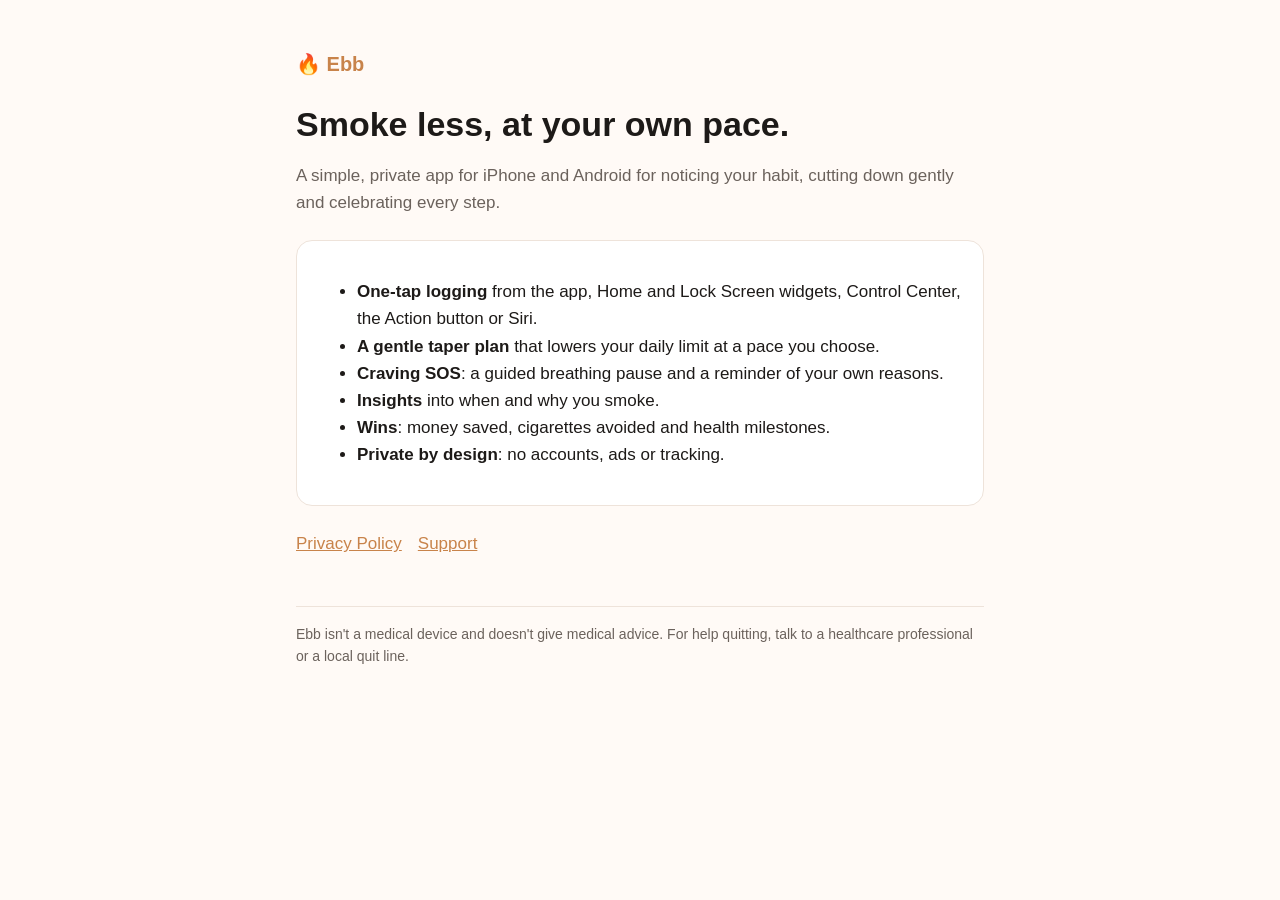
<file: index.html>
<!doctype html>
<html lang="en">
<head>
<meta charset="utf-8">
<meta name="viewport" content="width=device-width, initial-scale=1">
<title>Ebb: smoke less, at your own pace</title>
<meta name="description" content="Ebb is a private, judgment-free iPhone and Android app for counting cigarettes, cutting down gradually, and celebrating money saved and health wins.">
<link rel="stylesheet" href="style.css">
</head>
<body>
<main>
  <header><a href="./">🔥 Ebb</a></header>
  <h1>Smoke less, at your own pace.</h1>
  <p class="muted">A simple, private app for iPhone and Android for noticing your habit, cutting down gently and celebrating every step.</p>

  <div class="card">
    <ul>
      <li><strong>One-tap logging</strong> from the app, Home and Lock Screen widgets, Control Center, the Action button or Siri.</li>
      <li><strong>A gentle taper plan</strong> that lowers your daily limit at a pace you choose.</li>
      <li><strong>Craving SOS</strong>: a guided breathing pause and a reminder of your own reasons.</li>
      <li><strong>Insights</strong> into when and why you smoke.</li>
      <li><strong>Wins</strong>: money saved, cigarettes avoided and health milestones.</li>
      <li><strong>Private by design</strong>: no accounts, ads or tracking.</li>
    </ul>
  </div>

  <nav><a href="privacy.html">Privacy Policy</a><a href="support.html">Support</a></nav>

  <footer>Ebb isn't a medical device and doesn't give medical advice. For help quitting, talk to a healthcare professional or a local quit line.</footer>
</main>
</body>
</html>
</file>
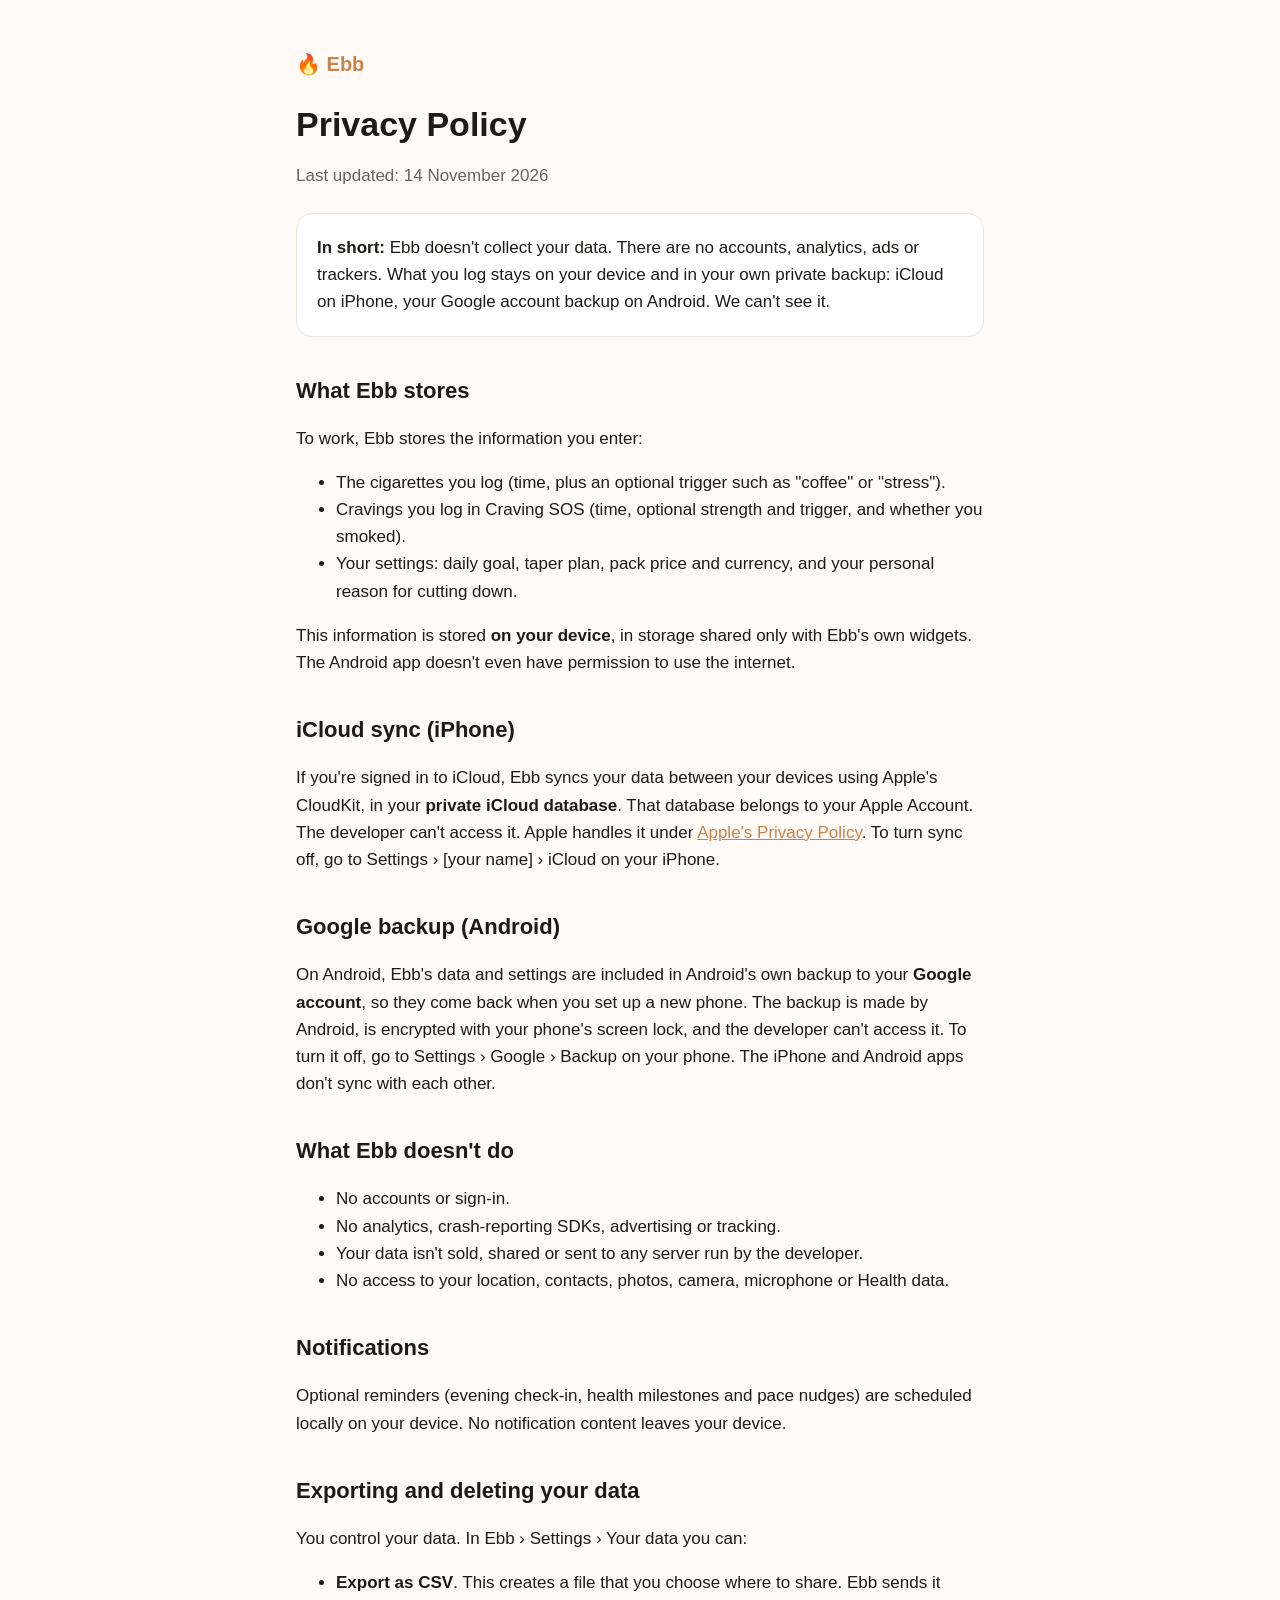
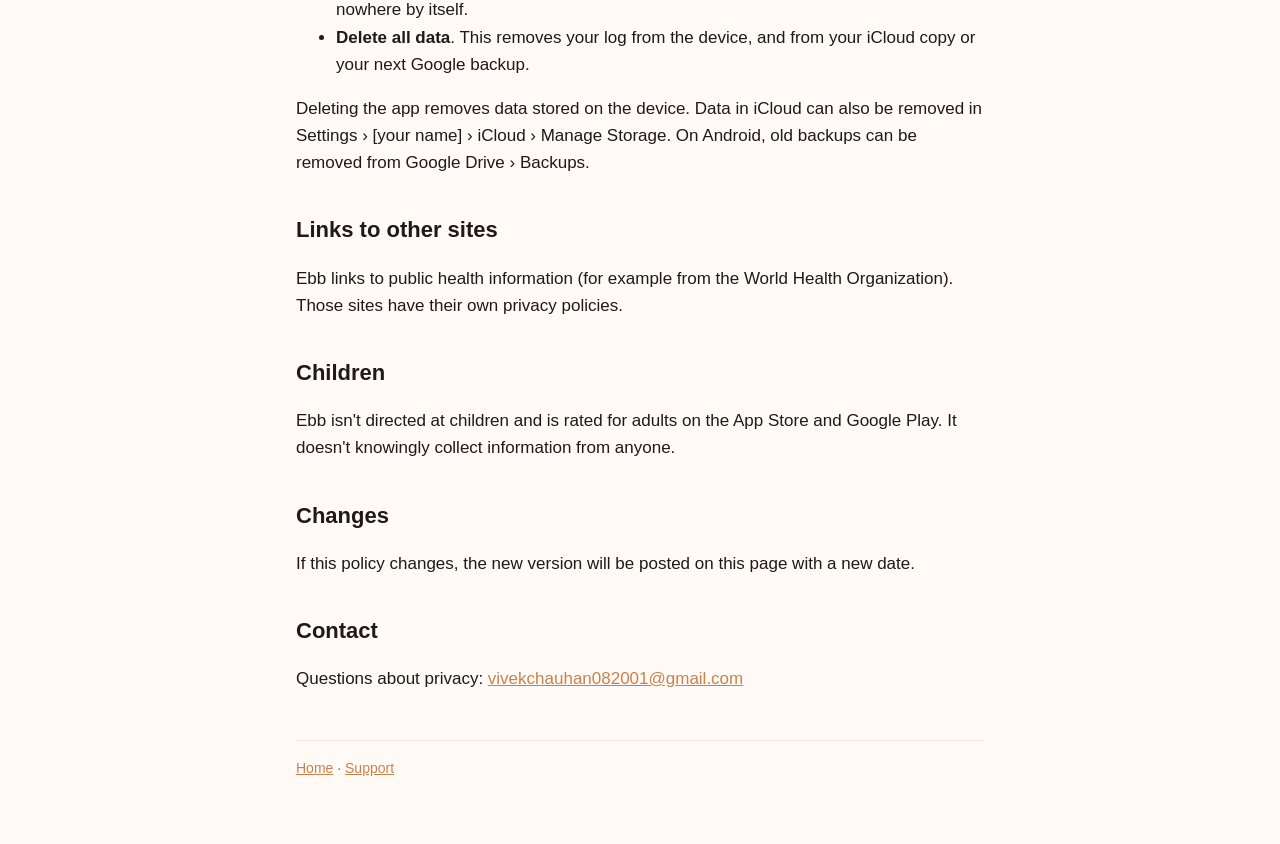
<file: privacy.html>
<!doctype html>
<html lang="en">
<head>
<meta charset="utf-8">
<meta name="viewport" content="width=device-width, initial-scale=1">
<title>Ebb Privacy Policy</title>
<link rel="stylesheet" href="style.css">
</head>
<body>
<main>
  <header><a href="./">🔥 Ebb</a></header>
  <h1>Privacy Policy</h1>
  <p class="muted">Last updated: 14 November 2026</p>

  <div class="card">
    <strong>In short:</strong> Ebb doesn't collect your data. There are no accounts, analytics, ads or trackers. What you log stays on your device and in your own private backup: iCloud on iPhone, your Google account backup on Android. We can't see it.
  </div>

  <h2>What Ebb stores</h2>
  <p>To work, Ebb stores the information you enter:</p>
  <ul>
    <li>The cigarettes you log (time, plus an optional trigger such as "coffee" or "stress").</li>
    <li>Cravings you log in Craving SOS (time, optional strength and trigger, and whether you smoked).</li>
    <li>Your settings: daily goal, taper plan, pack price and currency, and your personal reason for cutting down.</li>
  </ul>
  <p>This information is stored <strong>on your device</strong>, in storage shared only with Ebb's own widgets. The Android app doesn't even have permission to use the internet.</p>

  <h2>iCloud sync (iPhone)</h2>
  <p>If you're signed in to iCloud, Ebb syncs your data between your devices using Apple's CloudKit, in your <strong>private iCloud database</strong>. That database belongs to your Apple Account. The developer can't access it. Apple handles it under <a href="https://www.apple.com/legal/privacy/">Apple's Privacy Policy</a>. To turn sync off, go to Settings › [your name] › iCloud on your iPhone.</p>

  <h2>Google backup (Android)</h2>
  <p>On Android, Ebb's data and settings are included in Android's own backup to your <strong>Google account</strong>, so they come back when you set up a new phone. The backup is made by Android, is encrypted with your phone's screen lock, and the developer can't access it. To turn it off, go to Settings › Google › Backup on your phone. The iPhone and Android apps don't sync with each other.</p>

  <h2>What Ebb doesn't do</h2>
  <ul>
    <li>No accounts or sign-in.</li>
    <li>No analytics, crash-reporting SDKs, advertising or tracking.</li>
    <li>Your data isn't sold, shared or sent to any server run by the developer.</li>
    <li>No access to your location, contacts, photos, camera, microphone or Health data.</li>
  </ul>

  <h2>Notifications</h2>
  <p>Optional reminders (evening check-in, health milestones and pace nudges) are scheduled locally on your device. No notification content leaves your device.</p>

  <h2>Exporting and deleting your data</h2>
  <p>You control your data. In Ebb › Settings › Your data you can:</p>
  <ul>
    <li><strong>Export as CSV</strong>. This creates a file that you choose where to share. Ebb sends it nowhere by itself.</li>
    <li><strong>Delete all data</strong>. This removes your log from the device, and from your iCloud copy or your next Google backup.</li>
  </ul>
  <p>Deleting the app removes data stored on the device. Data in iCloud can also be removed in Settings › [your name] › iCloud › Manage Storage. On Android, old backups can be removed from Google Drive › Backups.</p>

  <h2>Links to other sites</h2>
  <p>Ebb links to public health information (for example from the World Health Organization). Those sites have their own privacy policies.</p>

  <h2>Children</h2>
  <p>Ebb isn't directed at children and is rated for adults on the App Store and Google Play. It doesn't knowingly collect information from anyone.</p>

  <h2>Changes</h2>
  <p>If this policy changes, the new version will be posted on this page with a new date.</p>

  <h2>Contact</h2>
  <p>Questions about privacy: <a href="mailto:vivekchauhan082001@gmail.com">vivekchauhan082001@gmail.com</a></p>

  <footer><a href="./">Home</a> · <a href="support.html">Support</a></footer>
</main>
</body>
</html>
</file>
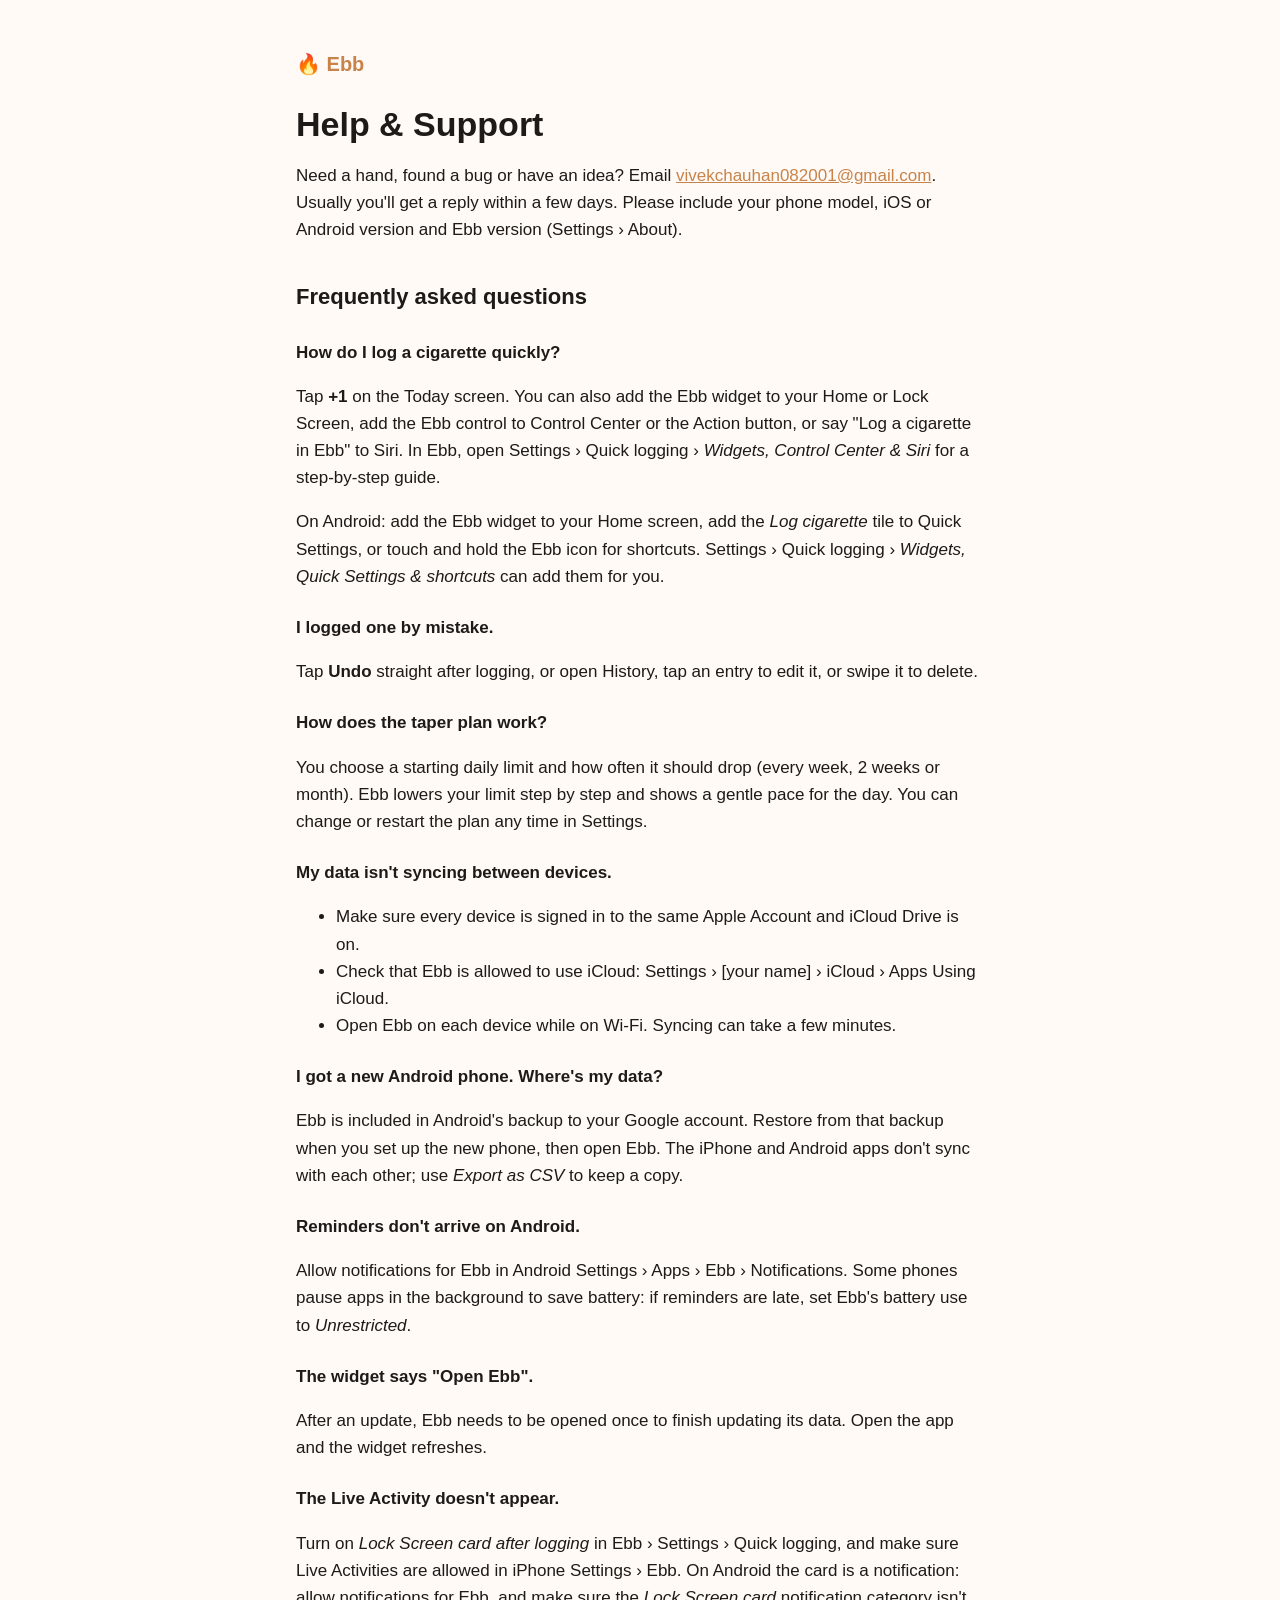
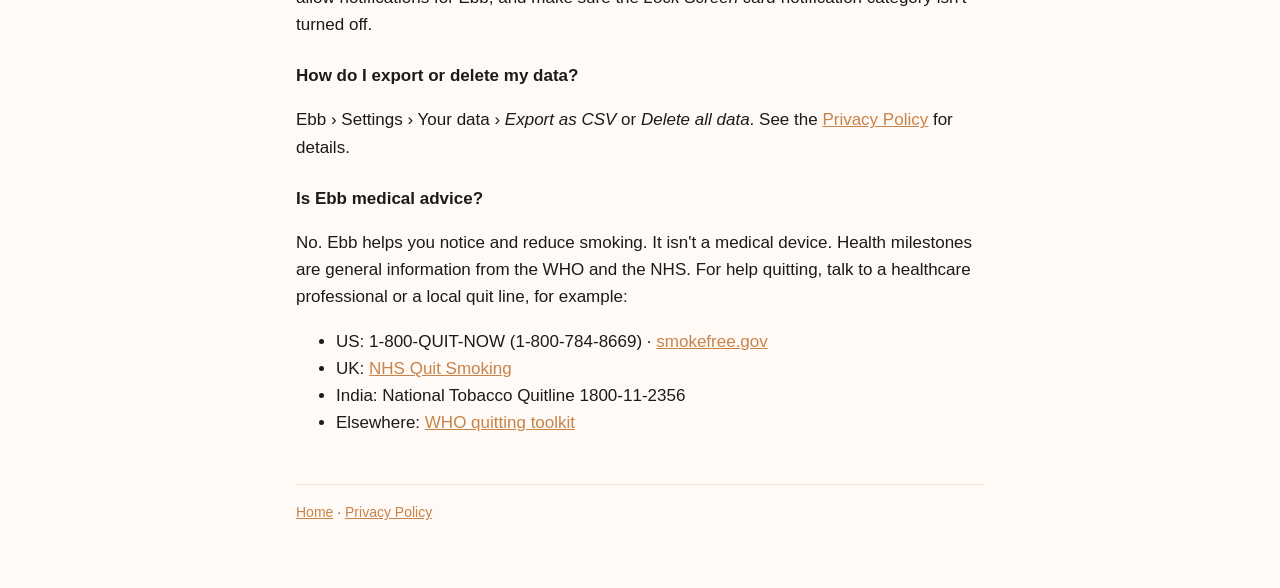
<file: support.html>
<!doctype html>
<html lang="en">
<head>
<meta charset="utf-8">
<meta name="viewport" content="width=device-width, initial-scale=1">
<title>Ebb Support</title>
<link rel="stylesheet" href="style.css">
</head>
<body>
<main>
  <header><a href="./">🔥 Ebb</a></header>
  <h1>Help &amp; Support</h1>
  <p>Need a hand, found a bug or have an idea? Email <a href="mailto:vivekchauhan082001@gmail.com?subject=Ebb%20support">vivekchauhan082001@gmail.com</a>. Usually you'll get a reply within a few days. Please include your phone model, iOS or Android version and Ebb version (Settings › About).</p>

  <h2>Frequently asked questions</h2>

  <h3>How do I log a cigarette quickly?</h3>
  <p>Tap <strong>+1</strong> on the Today screen. You can also add the Ebb widget to your Home or Lock Screen, add the Ebb control to Control Center or the Action button, or say "Log a cigarette in Ebb" to Siri. In Ebb, open Settings › Quick logging › <em>Widgets, Control Center &amp; Siri</em> for a step-by-step guide.</p>
  <p>On Android: add the Ebb widget to your Home screen, add the <em>Log cigarette</em> tile to Quick Settings, or touch and hold the Ebb icon for shortcuts. Settings › Quick logging › <em>Widgets, Quick Settings &amp; shortcuts</em> can add them for you.</p>

  <h3>I logged one by mistake.</h3>
  <p>Tap <strong>Undo</strong> straight after logging, or open History, tap an entry to edit it, or swipe it to delete.</p>

  <h3>How does the taper plan work?</h3>
  <p>You choose a starting daily limit and how often it should drop (every week, 2 weeks or month). Ebb lowers your limit step by step and shows a gentle pace for the day. You can change or restart the plan any time in Settings.</p>

  <h3>My data isn't syncing between devices.</h3>
  <ul>
    <li>Make sure every device is signed in to the same Apple Account and iCloud Drive is on.</li>
    <li>Check that Ebb is allowed to use iCloud: Settings › [your name] › iCloud › Apps Using iCloud.</li>
    <li>Open Ebb on each device while on Wi-Fi. Syncing can take a few minutes.</li>
  </ul>

  <h3>I got a new Android phone. Where's my data?</h3>
  <p>Ebb is included in Android's backup to your Google account. Restore from that backup when you set up the new phone, then open Ebb. The iPhone and Android apps don't sync with each other; use <em>Export as CSV</em> to keep a copy.</p>

  <h3>Reminders don't arrive on Android.</h3>
  <p>Allow notifications for Ebb in Android Settings › Apps › Ebb › Notifications. Some phones pause apps in the background to save battery: if reminders are late, set Ebb's battery use to <em>Unrestricted</em>.</p>

  <h3>The widget says "Open Ebb".</h3>
  <p>After an update, Ebb needs to be opened once to finish updating its data. Open the app and the widget refreshes.</p>

  <h3>The Live Activity doesn't appear.</h3>
  <p>Turn on <em>Lock Screen card after logging</em> in Ebb › Settings › Quick logging, and make sure Live Activities are allowed in iPhone Settings › Ebb. On Android the card is a notification: allow notifications for Ebb, and make sure the <em>Lock Screen card</em> notification category isn't turned off.</p>

  <h3>How do I export or delete my data?</h3>
  <p>Ebb › Settings › Your data › <em>Export as CSV</em> or <em>Delete all data</em>. See the <a href="privacy.html">Privacy Policy</a> for details.</p>

  <h3>Is Ebb medical advice?</h3>
  <p>No. Ebb helps you notice and reduce smoking. It isn't a medical device. Health milestones are general information from the WHO and the NHS. For help quitting, talk to a healthcare professional or a local quit line, for example:</p>
  <ul>
    <li>US: 1-800-QUIT-NOW (1-800-784-8669) · <a href="https://smokefree.gov">smokefree.gov</a></li>
    <li>UK: <a href="https://www.nhs.uk/better-health/quit-smoking/">NHS Quit Smoking</a></li>
    <li>India: National Tobacco Quitline 1800-11-2356</li>
    <li>Elsewhere: <a href="https://www.who.int/campaigns/world-no-tobacco-day/2021/quitting-toolkit">WHO quitting toolkit</a></li>
  </ul>

  <footer><a href="./">Home</a> · <a href="privacy.html">Privacy Policy</a></footer>
</main>
</body>
</html>
</file>
<file: style.css>
:root { --bg:#fffaf6; --fg:#1d1a18; --muted:#6b625c; --accent:#c8834a; --card:#ffffff; --line:#eee3da; }
@media (prefers-color-scheme: dark) { :root { --bg:#141110; --fg:#f4eee9; --muted:#a89e97; --accent:#d0945b; --card:#1e1a18; --line:#2e2724; } }
* { box-sizing: border-box; }
body { margin:0; background:var(--bg); color:var(--fg); font:17px/1.6 -apple-system, BlinkMacSystemFont, "Segoe UI", Roboto, sans-serif; }
main { max-width: 720px; margin: 0 auto; padding: 48px 16px 64px; }
header a { color: var(--accent); font-weight: 700; text-decoration: none; font-size: 20px; }
h1 { font-size: 34px; line-height: 1.2; margin: 24px 0 8px; }
h2 { font-size: 22px; margin: 36px 0 8px; }
h3 { font-size: 17px; margin: 24px 0 4px; }
p, li { color: var(--fg); }
.muted { color: var(--muted); }
a { color: var(--accent); }
.card { background: var(--card); border: 1px solid var(--line); border-radius: 16px; padding: 20px; margin: 24px 0; }
nav a { margin-right: 16px; }
footer { margin-top: 48px; padding-top: 16px; border-top: 1px solid var(--line); color: var(--muted); font-size: 14px; }
</file>
